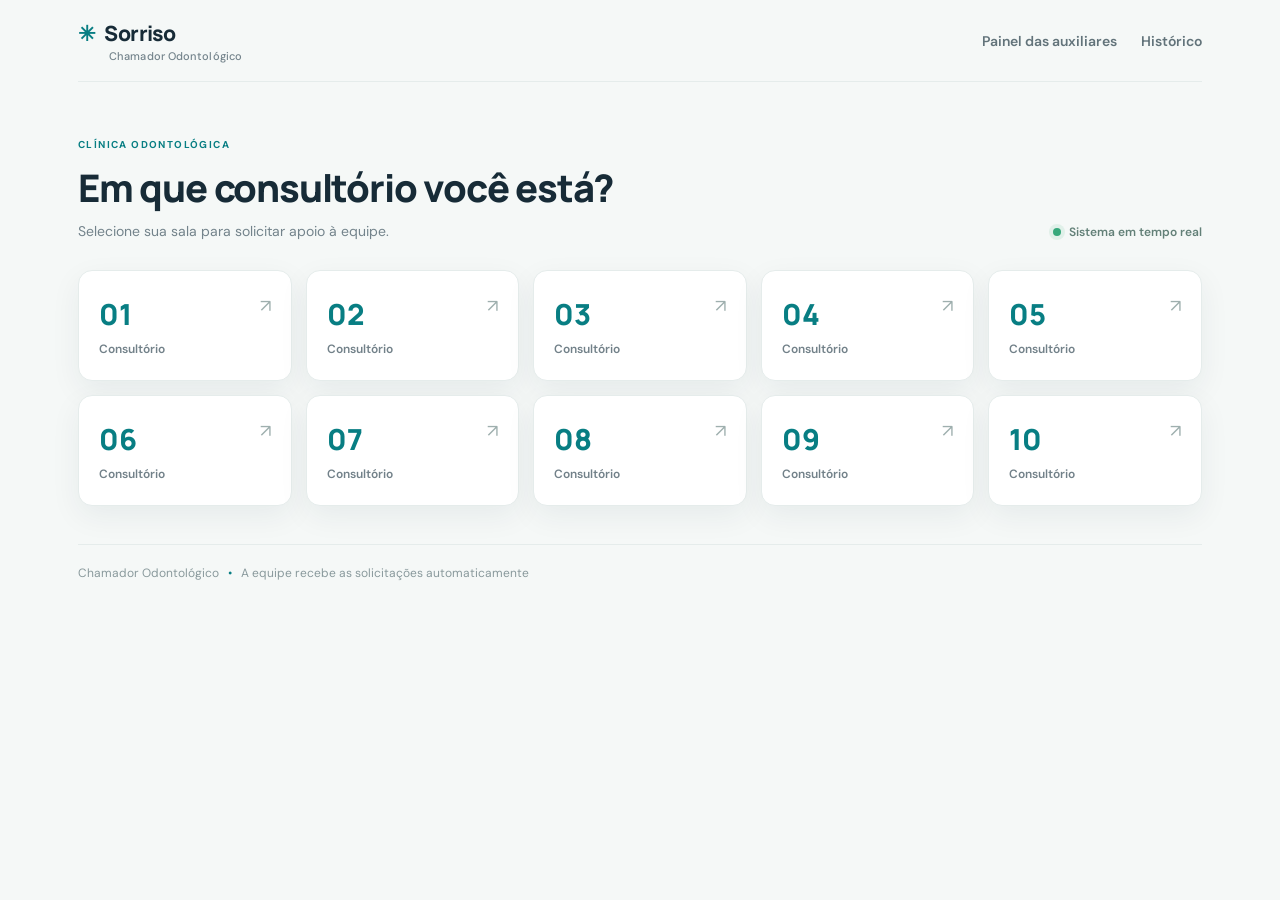
<file: templates/index.html>
<!doctype html><html lang="pt-BR"><head><meta charset="utf-8"><meta name="viewport" content="width=device-width,initial-scale=1"><title>Chamador Odontológico</title><link rel="stylesheet" href="/static/css/app.css"></head><body><main class="shell"><header class="topbar"><a class="brand" href="/">Sorriso <span>Chamador Odontológico</span></a><nav><a href="/painel">Painel das auxiliares</a><a href="/historico">Histórico</a></nav></header><section class="hero"><div><p class="eyebrow">CLÍNICA ODONTOLÓGICA</p><h1>Em que consultório você está?</h1><p class="muted">Selecione sua sala para solicitar apoio à equipe.</p></div><div class="live"><i></i> Sistema em tempo real</div></section><section id="offices" class="office-grid"></section><footer>Chamador Odontológico <span>•</span> A equipe recebe as solicitações automaticamente</footer></main><script src="/static/js/common.js"></script><script src="/static/js/home.js"></script></body></html>
</file>
<file: static/css/app.css>
@import url('https://fonts.googleapis.com/css2?family=DM+Sans:wght@400;500;600;700&family=Manrope:wght@500;600;700;800&display=swap');
:root{--ink:#172b37;--muted:#73838b;--teal:#087e83;--teal-dark:#066c71;--mint:#e7f5f2;--line:#e5eceb;--paper:#fff;--bg:#f5f8f7;--red:#d94d52;--yellow:#d4941b;--green:#218765;--shadow:0 10px 30px #102f3810}*{box-sizing:border-box}body{margin:0;background:var(--bg);color:var(--ink);font-family:'DM Sans',sans-serif}.shell{max-width:1180px;margin:auto;padding:0 28px 52px}.topbar{height:82px;display:flex;align-items:center;justify-content:space-between;border-bottom:1px solid var(--line)}.brand{text-decoration:none;color:var(--ink);font:800 21px Manrope,sans-serif;letter-spacing:-.6px}.brand:before{content:'✳';color:var(--teal);margin-right:9px}.brand span{display:block;margin:2px 0 0 31px;font:500 11px 'DM Sans';letter-spacing:.1px;color:var(--muted)}nav{display:flex;gap:24px}nav a{color:#62737a;text-decoration:none;font-size:14px;font-weight:600}nav a:hover,nav a.active{color:var(--teal)}.hero{display:flex;justify-content:space-between;align-items:end;padding:56px 0 30px}.eyebrow{font-size:10px;letter-spacing:1.4px;color:var(--teal);font-weight:700;margin:0 0 10px}.hero h1,.page-head h1{font:800 clamp(28px,4vw,38px) Manrope,sans-serif;letter-spacing:-1.2px;margin:0 0 9px}.muted{color:var(--muted);margin:0;font-size:14px}.live{display:flex;gap:8px;align-items:center;color:#638078;font-size:12px;font-weight:600}.live i{height:8px;width:8px;background:#36a87b;border-radius:50%;box-shadow:0 0 0 4px #36a87b1c}.office-grid{display:grid;grid-template-columns:repeat(5,1fr);gap:14px}.office-card{border:1px solid var(--line);background:white;border-radius:14px;padding:23px 20px;text-decoration:none;color:var(--ink);box-shadow:var(--shadow);transition:.17s}.office-card:hover{transform:translateY(-3px);border-color:#abd3ce}.office-card .num{font:800 29px Manrope;color:var(--teal)}.office-card .label{display:block;margin-top:7px;color:#728189;font-size:12px;font-weight:600}.office-card .arrow{float:right;font-size:18px;color:#9eafae}footer{margin-top:38px;padding-top:20px;border-top:1px solid var(--line);font-size:12px;color:#89999c}footer span{padding:0 6px;color:var(--teal)}.page-head{padding:44px 0 25px}.back{display:inline-block;color:var(--teal);text-decoration:none;font-size:13px;font-weight:700;margin-bottom:27px}.request-types{display:grid;grid-template-columns:repeat(4,1fr);gap:14px}.type-button{min-height:112px;background:white;border:1px solid var(--line);border-radius:15px;padding:18px;text-align:left;cursor:pointer;box-shadow:var(--shadow);color:var(--ink);transition:.15s}.type-button:hover{border-color:#9ccdc7;transform:translateY(-2px)}.type-button:active{transform:scale(.98)}.type-button .emoji{font-size:25px;display:block;margin-bottom:13px}.type-button strong{font-size:14px;letter-spacing:.25px;text-transform:uppercase}.type-button:last-child{grid-column:span 1}.section-head{display:flex;justify-content:space-between;align-items:end;margin:40px 0 16px}.section-head h2{font:700 20px Manrope;margin:0}.count{display:inline-flex;align-items:center;justify-content:center;vertical-align:middle;margin-left:5px;background:#e3efed;color:var(--teal);font:700 12px 'DM Sans';width:24px;height:24px;border-radius:50%}.small{font-size:12px}.call-list{display:grid;gap:10px}.dentist-call,.dashboard-card{background:white;border:1px solid var(--line);border-radius:13px;padding:17px 20px;display:flex;align-items:center;gap:18px;box-shadow:var(--shadow)}.dentist-call .call-info{flex:1}.call-room{font-size:11px;color:var(--muted);font-weight:700;letter-spacing:.7px;text-transform:uppercase}.call-name{font:700 16px Manrope;margin-top:4px}.call-sub{color:var(--muted);font-size:12px;margin-top:4px}.status-pill{border-radius:20px;padding:6px 10px;font-size:10px;font-weight:700;text-transform:uppercase;white-space:nowrap}.status-pill.solicitado{background:#fdecee;color:var(--red)}.status-pill.em_atendimento{background:#fff4da;color:#a56d09}.status-pill.concluido{background:#e7f5ed;color:var(--green)}button{font-family:inherit}.complete-button,.primary-button{border:0;background:var(--teal);color:white;border-radius:9px;padding:12px 16px;font-weight:700;cursor:pointer}.complete-button:hover,.primary-button:hover{background:var(--teal-dark)}.empty{border:1px dashed #cbd9d7;background:#fafcfb;color:var(--muted);border-radius:13px;text-align:center;padding:30px;font-size:14px}.toast{border-radius:10px;background:#e7f5ed;color:#267452;padding:12px 16px;font-size:13px;font-weight:600;margin-bottom:14px}.hidden{display:none}.dashboard-hero{padding-bottom:22px;align-items:center}.sound-control{display:flex;align-items:center;gap:10px;background:white;border:1px solid var(--line);padding:11px 14px;border-radius:11px;font-size:12px;font-weight:600}.sound-control select{margin-left:8px}.switch{position:relative;width:36px;height:20px}.switch input{opacity:0;width:0;height:0}.slider{position:absolute;inset:0;background:#cbd6d4;border-radius:20px;cursor:pointer;transition:.2s}.slider:before{content:'';position:absolute;width:14px;height:14px;left:3px;top:3px;background:white;border-radius:50%;transition:.2s}.switch input:checked+.slider{background:var(--teal)}.switch input:checked+.slider:before{transform:translateX(16px)}.status-legend{display:flex;gap:20px;padding:10px 0 20px;align-items:center;color:var(--muted);font-size:12px}.status-legend span{display:flex;gap:7px;align-items:center}.dot{width:8px;height:8px;border-radius:50%}.dot.red{background:var(--red)}.dot.yellow{background:var(--yellow)}.status-legend .live{margin-left:auto}.dashboard-grid{display:grid;grid-template-columns:repeat(2,1fr);gap:13px}.dashboard-card{align-items:flex-start;border-left:4px solid var(--red);padding:19px;position:relative}.dashboard-card.em_atendimento{border-left-color:var(--yellow)}.dashboard-card.new-call{animation:softpulse 1.2s ease-out 2}.dashboard-card .call-info{flex:1}.dashboard-card .call-name{font-size:18px}.dashboard-actions{display:flex;align-items:center;gap:8px;margin-top:15px}.take-button{background:#fff;border:1px solid #dce5e3;color:var(--teal);border-radius:8px;padding:9px 12px;font-size:12px;font-weight:700;cursor:pointer}.take-button:disabled{color:#778782;background:#f3f7f5;cursor:default}.metric-grid{display:grid;grid-template-columns:repeat(4,1fr);gap:13px}.metric{background:white;border:1px solid var(--line);border-radius:13px;padding:18px;box-shadow:var(--shadow)}.metric span{font-size:12px;color:var(--muted);font-weight:600}.metric strong{display:block;font:800 27px Manrope;margin-top:9px}.metric .unit{font:500 12px 'DM Sans';color:var(--muted)}select{font-family:inherit;border:1px solid var(--line);background:white;padding:10px 12px;border-radius:9px;color:var(--ink)}.table-wrap{overflow:auto;background:white;border:1px solid var(--line);border-radius:13px}table{border-collapse:collapse;width:100%;min-width:880px;font-size:12px}th,td{text-align:left;padding:14px 15px;border-bottom:1px solid #edf1f0;white-space:nowrap}th{color:#72838a;font-size:10px;text-transform:uppercase;letter-spacing:.7px;background:#fbfcfc}td{color:#394c54}tbody tr:last-child td{border-bottom:0}@keyframes softpulse{0%{box-shadow:0 0 0 0 #d94d5230}60%{box-shadow:0 0 0 8px #d94d5200}100%{box-shadow:var(--shadow)}}@media(max-width:800px){.office-grid{grid-template-columns:repeat(2,1fr)}.office-card{padding:20px}.request-types{grid-template-columns:repeat(2,1fr)}.dashboard-grid{grid-template-columns:1fr}.metric-grid{grid-template-columns:repeat(2,1fr)}.hero{align-items:flex-start;gap:20px;flex-direction:column}.dashboard-hero{align-items:flex-start}.topbar{height:auto;min-height:75px;gap:15px;flex-wrap:wrap;padding:15px 0}.topbar nav{gap:14px}nav a{font-size:12px}.dentist-call{flex-wrap:wrap}.dentist-call .call-info{min-width:50%}.complete-button{margin-left:auto}}@media(max-width:480px){.shell{padding:0 17px 36px}.brand{font-size:18px}nav{width:100%;padding-bottom:4px}.request-types{gap:9px}.type-button{min-height:104px;padding:14px}.type-button strong{font-size:12px}.sound-control{flex-wrap:wrap}.section-head{align-items:flex-start;gap:12px;flex-direction:column}.dentist-call{gap:11px;padding:14px}.status-pill{margin-left:auto}}
</file>
